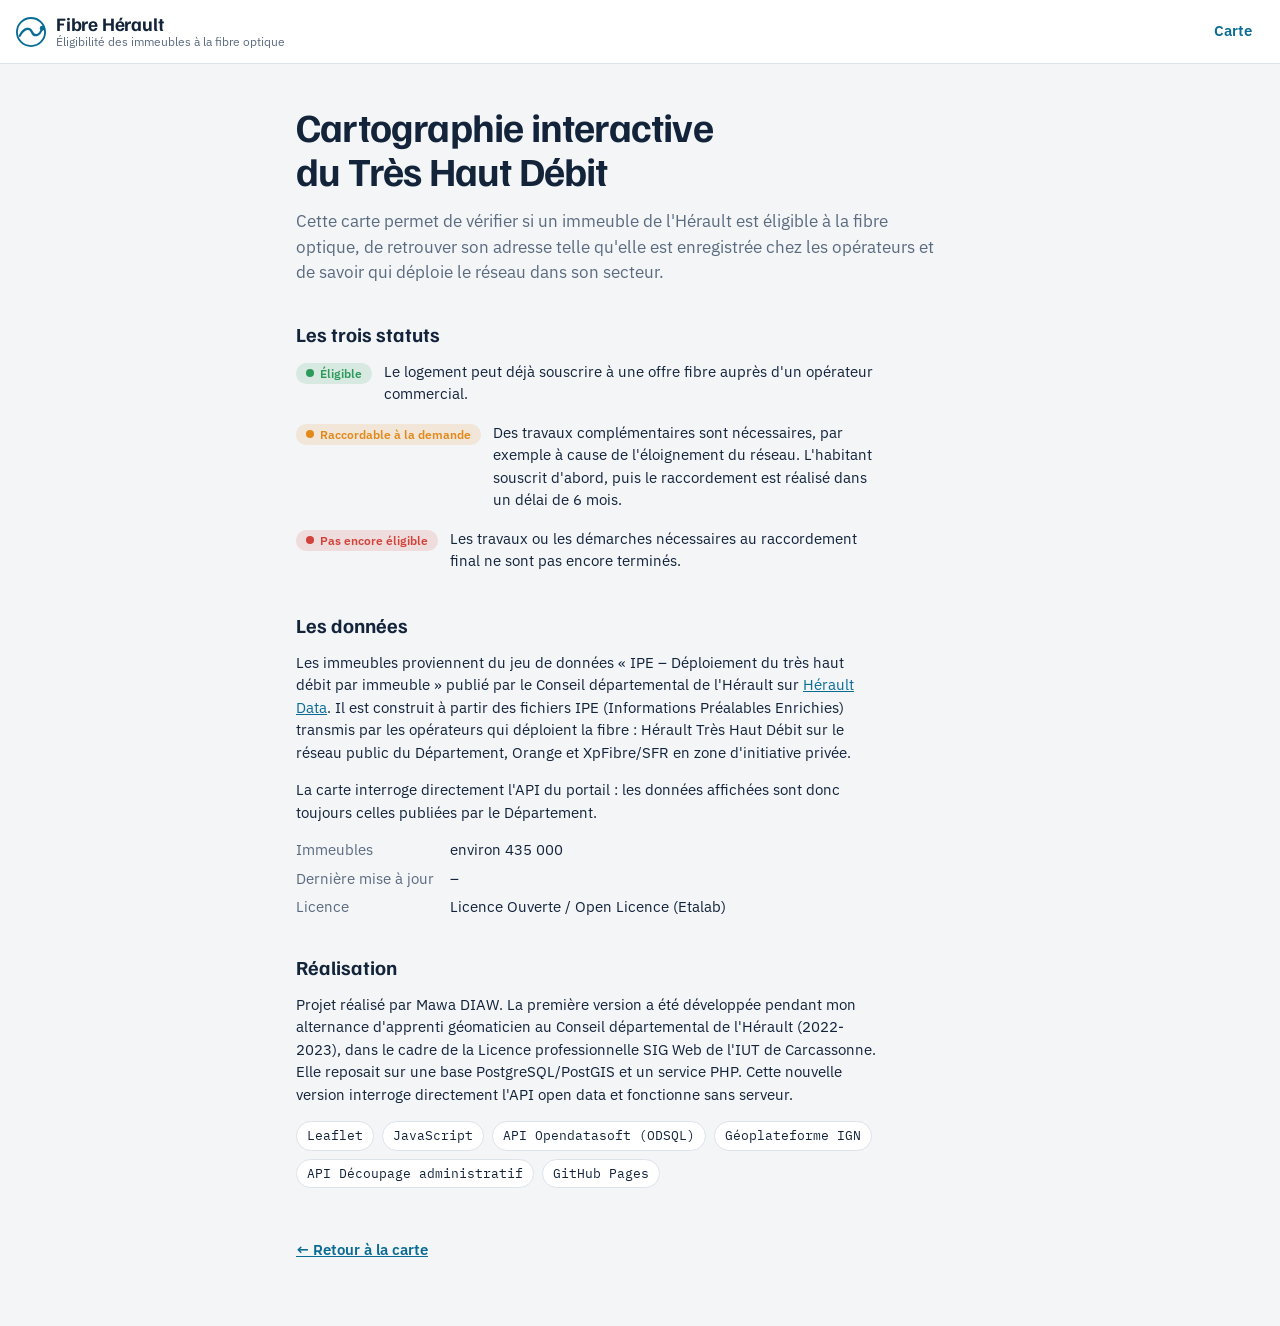
<file: apropos.html>
<!DOCTYPE html>
<html lang="fr">
<head>
  <meta charset="utf-8">
  <meta name="viewport" content="width=device-width, initial-scale=1">
  <title>À propos – Fibre Hérault</title>
  <link rel="preconnect" href="https://fonts.googleapis.com">
  <link rel="preconnect" href="https://fonts.gstatic.com" crossorigin>
  <link rel="stylesheet" href="https://fonts.googleapis.com/css2?family=Familjen+Grotesk:wght@500;700&family=IBM+Plex+Mono:wght@400;500&family=IBM+Plex+Sans:wght@400;500;600&display=swap">
  <link rel="stylesheet" href="css/style.css">
  <style>
    body { display: block; height: auto; }
    .about { max-width: 720px; margin: 0 auto; padding-block: 40px 64px; padding-inline: max(16px, env(safe-area-inset-left, 0px)) max(16px, env(safe-area-inset-right, 0px)); }
    .about h1 { font: 700 clamp(28px, 5vw, 40px)/1.1 var(--f-display); letter-spacing: -.02em; margin: 0 0 12px; text-wrap: balance; }
    .about h2 { font: 700 20px/1.2 var(--f-display); margin: 36px 0 10px; }
    .about p, .about li { max-width: 65ch; }
    .lead { font-size: 17px; color: var(--muted); }
    .statuts { list-style: none; padding: 0; display: grid; gap: 12px; }
    .statuts li { display: grid; grid-template-columns: auto 1fr; gap: 4px 12px; align-items: start; }
    .statuts .pill { grid-row: span 2; margin-top: 2px; }
    .stack { display: flex; flex-wrap: wrap; gap: 8px; padding: 0; list-style: none; }
    .stack li { font-family: var(--f-mono); font-size: 13px; padding: 4px 10px; border: 1px solid var(--line); border-radius: 999px; background: var(--surface); }
    .back { display: inline-block; margin-top: 36px; font-weight: 600; }
    dl.meta { display: grid; grid-template-columns: auto 1fr; gap: 6px 16px; }
    dl.meta dt { color: var(--muted); }
    dl.meta dd { margin: 0; }
  </style>
</head>
<body>
  <header class="topbar">
    <a class="brand" href="./" aria-label="Retour à la carte">
      <svg class="brand-mark" viewBox="0 0 32 32" aria-hidden="true">
        <circle cx="16" cy="16" r="15" fill="none" stroke="currentColor" stroke-width="2"/>
        <path d="M4 20c5-9 11-9 13-4s8 5 11-4" fill="none" stroke="currentColor" stroke-width="2.4" stroke-linecap="round"/>
        <circle cx="28" cy="12" r="2.6" fill="currentColor"/>
      </svg>
      <span class="brand-text">
        <span class="brand-title">Fibre Hérault</span>
        <span class="brand-sub">Éligibilité des immeubles à la fibre optique</span>
      </span>
    </a>
    <nav class="topnav" style="margin-left:auto"><a href="./">Carte</a></nav>
  </header>

  <main class="about">
    <h1>Cartographie interactive du Très Haut Débit</h1>
    <p class="lead">Cette carte permet de vérifier si un immeuble de l'Hérault est éligible à la fibre optique, de retrouver son adresse telle qu'elle est enregistrée chez les opérateurs et de savoir qui déploie le réseau dans son secteur.</p>

    <h2>Les trois statuts</h2>
    <ul class="statuts">
      <li><span class="pill ok">Éligible</span><span>Le logement peut déjà souscrire à une offre fibre auprès d'un opérateur commercial.</span></li>
      <li><span class="pill dem">Raccordable à la demande</span><span>Des travaux complémentaires sont nécessaires, par exemple à cause de l'éloignement du réseau. L'habitant souscrit d'abord, puis le raccordement est réalisé dans un délai de 6 mois.</span></li>
      <li><span class="pill non">Pas encore éligible</span><span>Les travaux ou les démarches nécessaires au raccordement final ne sont pas encore terminés.</span></li>
    </ul>

    <h2>Les données</h2>
    <p>Les immeubles proviennent du jeu de données « IPE – Déploiement du très haut débit par immeuble » publié par le Conseil départemental de l'Hérault sur <a href="https://www.herault-data.fr/explore/dataset/deploiement-hd-thd-ipe-immeuble-herault/" target="_blank" rel="noopener">Hérault Data</a>. Il est construit à partir des fichiers IPE (Informations Préalables Enrichies) transmis par les opérateurs qui déploient la fibre : Hérault Très Haut Débit sur le réseau public du Département, Orange et XpFibre/SFR en zone d'initiative privée.</p>
    <p>La carte interroge directement l'API du portail : les données affichées sont donc toujours celles publiées par le Département.</p>
    <dl class="meta">
      <dt>Immeubles</dt><dd id="a-total">environ 435 000</dd>
      <dt>Dernière mise à jour</dt><dd id="a-maj">–</dd>
      <dt>Licence</dt><dd>Licence Ouverte / Open Licence (Etalab)</dd>
    </dl>

    <h2>Réalisation</h2>
    <p>Projet réalisé par Mawa DIAW. La première version a été développée pendant mon alternance d'apprenti géomaticien au Conseil départemental de l'Hérault (2022-2023), dans le cadre de la Licence professionnelle SIG Web de l'IUT de Carcassonne. Elle reposait sur une base PostgreSQL/PostGIS et un service PHP. Cette nouvelle version interroge directement l'API open data et fonctionne sans serveur.</p>
    <ul class="stack">
      <li>Leaflet</li><li>JavaScript</li><li>API Opendatasoft (ODSQL)</li><li>Géoplateforme IGN</li><li>API Découpage administratif</li><li>GitHub Pages</li>
    </ul>

    <a class="back" href="./">← Retour à la carte</a>
  </main>

  <script>
    fetch("https://www.herault-data.fr/api/explore/v2.1/catalog/datasets/deploiement-hd-thd-ipe-immeuble-herault")
      .then((r) => r.json())
      .then((m) => {
        const d = m?.metas?.default?.data_processed || m?.metas?.default?.modified;
        if (d) document.getElementById("a-maj").textContent = new Date(d).toLocaleDateString("fr-FR", { day: "numeric", month: "long", year: "numeric" });
        const n = m?.metas?.default?.records_count;
        if (n) document.getElementById("a-total").textContent = new Intl.NumberFormat("fr-FR").format(n);
      })
      .catch(() => {});
  </script>
</body>
</html>
</file>
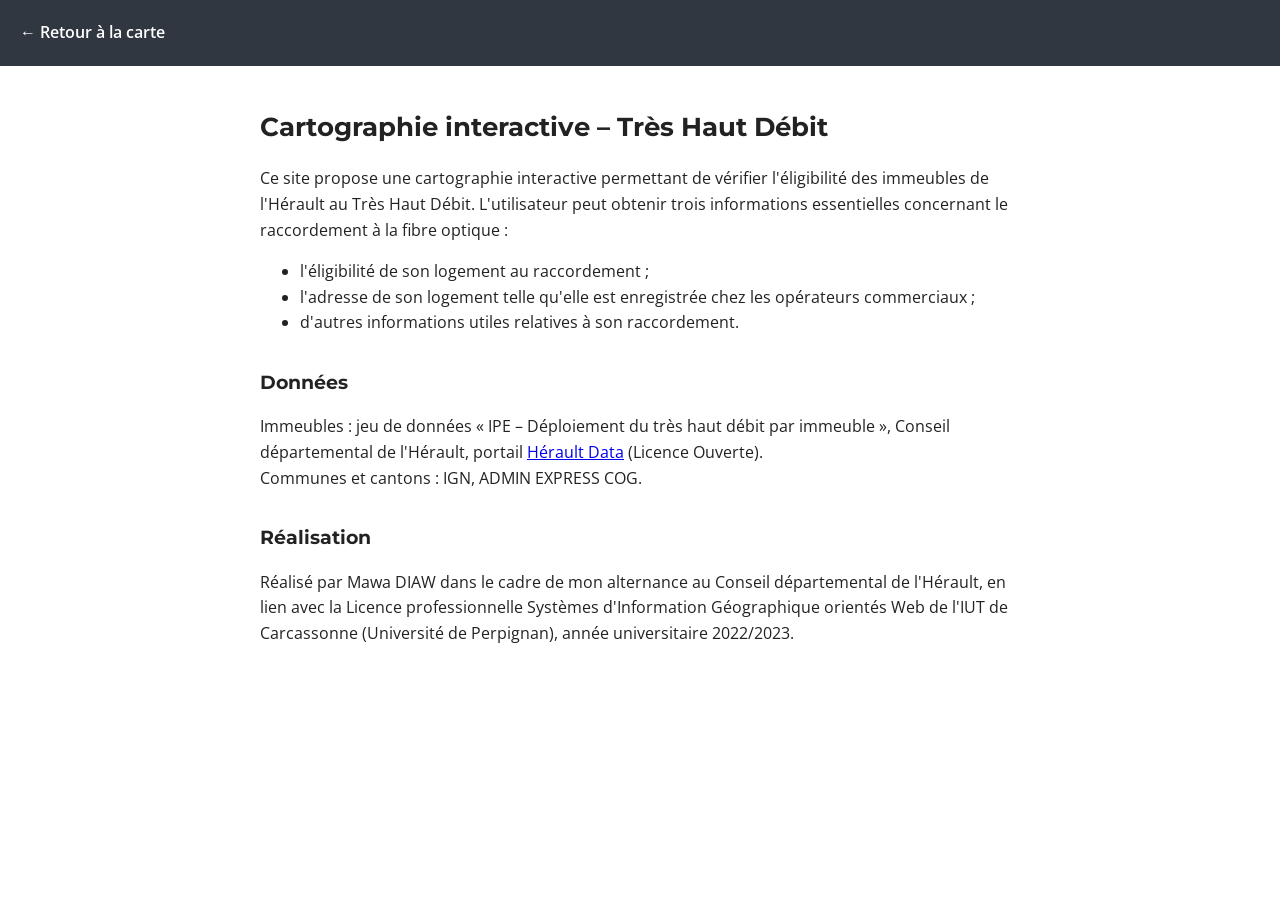
<file: version-2023/apropos.html>
<!DOCTYPE html>
<html lang="fr">
<head>
    <meta charset="utf-8">
    <meta name="viewport" content="width=device-width, initial-scale=1">
    <title>À propos – Éligibilité à la fibre optique</title>
    <link rel="stylesheet" href="https://fonts.googleapis.com/css2?family=Montserrat:wght@600&family=Open+Sans:wght@400;600&display=swap">
    <style>
        body { margin: 0; font-family: "Open Sans", Arial, sans-serif; color: #222; line-height: 1.6; }
        nav { display: flex; align-items: center; justify-content: space-between; min-height: 66px; padding: 0 20px; background: #313741; }
        nav a { color: #fff; font-weight: 600; text-decoration: none; }
        main { max-width: 760px; margin: 0 auto; padding: 24px 20px 48px; }
        h1, h2 { font-family: "Montserrat", sans-serif; }
        h1 { font-size: 26px; }
        h2 { font-size: 19px; margin-top: 32px; }
    </style>
</head>
<body>
    <nav>
        <a href="index.html">← Retour à la carte</a>
    </nav>
    <main>
        <h1>Cartographie interactive – Très Haut Débit</h1>
        <p>Ce site propose une cartographie interactive permettant de vérifier l'éligibilité des immeubles de l'Hérault au Très Haut Débit. L'utilisateur peut obtenir trois informations essentielles concernant le raccordement à la fibre optique :</p>
        <ul>
            <li>l'éligibilité de son logement au raccordement ;</li>
            <li>l'adresse de son logement telle qu'elle est enregistrée chez les opérateurs commerciaux ;</li>
            <li>d'autres informations utiles relatives à son raccordement.</li>
        </ul>

        <h2>Données</h2>
        <p>Immeubles : jeu de données « IPE – Déploiement du très haut débit par immeuble », Conseil départemental de l'Hérault, portail <a href="https://www.herault-data.fr/explore/dataset/deploiement-hd-thd-ipe-immeuble-herault/" target="_blank" rel="noopener">Hérault Data</a> (Licence Ouverte).<br>
        Communes et cantons : IGN, ADMIN EXPRESS COG.</p>

        <h2>Réalisation</h2>
        <p>Réalisé par Mawa DIAW dans le cadre de mon alternance au Conseil départemental de l'Hérault, en lien avec la Licence professionnelle Systèmes d'Information Géographique orientés Web de l'IUT de Carcassonne (Université de Perpignan), année universitaire 2022/2023.</p>
    </main>
</body>
</html>
</file>
<file: css/style.css>
/* Mise en page : bandeau en haut, panneau de statistiques à gauche, carte plein cadre à droite.
   Sur mobile : bandeau, carte, puis panneau en dessous. */
:root {
  --bg: #f3f5f7;
  --surface: #ffffff;
  --ink: #12233a;
  --muted: #5b6b7f;
  --line: #dde3ea;
  --accent: #0a6c95;
  --accent-ink: #ffffff;
  --ok: #2c9a59;
  --dem: #e3891b;
  --non: #d1433a;
  --shadow: 0 6px 24px rgba(18, 35, 58, .14);

  --f-display: "Familjen Grotesk", "Segoe UI", system-ui, sans-serif;
  --f-body: "IBM Plex Sans", "Segoe UI", system-ui, sans-serif;
  --f-mono: "IBM Plex Mono", ui-monospace, Consolas, monospace;

  --topbar-h: 64px;
  --panel-w: 340px;
  color-scheme: light;
}
@media (prefers-color-scheme: dark) {
  :root:not([data-theme="light"]) {
    --bg: #0d1520; --surface: #142030; --ink: #e6edf5; --muted: #95a6ba; --line: #243447;
    --accent: #4cb6e0; --accent-ink: #06121d; --ok: #46c07a; --dem: #f0a03c; --non: #ee6a5f;
    --shadow: 0 6px 24px rgba(0, 0, 0, .45);
    color-scheme: dark;
  }
}
:root[data-theme="dark"] {
  --bg: #0d1520; --surface: #142030; --ink: #e6edf5; --muted: #95a6ba; --line: #243447;
  --accent: #4cb6e0; --accent-ink: #06121d; --ok: #46c07a; --dem: #f0a03c; --non: #ee6a5f;
  --shadow: 0 6px 24px rgba(0, 0, 0, .45);
  color-scheme: dark;
}

* { box-sizing: border-box; }
html, body { height: 100%; margin: 0; }
body {
  background: var(--bg);
  color: var(--ink);
  font: 15px/1.5 var(--f-body);
  display: flex;
  flex-direction: column;
}
a { color: var(--accent); }
.visually-hidden { position: absolute; width: 1px; height: 1px; overflow: hidden; clip: rect(0 0 0 0); white-space: nowrap; }
.num { font-family: var(--f-mono); font-variant-numeric: tabular-nums; }
:focus-visible { outline: 2px solid var(--accent); outline-offset: 2px; }
[hidden] { display: none !important; }

/* ---------- Bandeau ---------- */
.topbar {
  height: var(--topbar-h);
  flex: none;
  display: flex;
  align-items: center;
  gap: 24px;
  padding-inline: max(16px, env(safe-area-inset-left, 0px)) max(16px, env(safe-area-inset-right, 0px));
  background: var(--surface);
  border-bottom: 1px solid var(--line);
  position: relative;
  z-index: 1100;
}
.brand { display: flex; align-items: center; gap: 10px; color: var(--ink); text-decoration: none; min-width: 0; }
.brand-mark { width: 30px; height: 30px; color: var(--accent); flex: none; }
.brand-text { display: flex; flex-direction: column; line-height: 1.15; min-width: 0; }
.brand-title { font: 700 19px/1.1 var(--f-display); letter-spacing: -.01em; }
.brand-sub { font-size: 12px; color: var(--muted); white-space: nowrap; overflow: hidden; text-overflow: ellipsis; }

.search { position: relative; flex: 1; max-width: 520px; margin-left: auto; }
.search input {
  width: 100%;
  height: 40px;
  padding: 0 14px 0 38px;
  border: 1px solid var(--line);
  border-radius: 999px;
  background: var(--bg) no-repeat 13px 50% / 16px
    url("data:image/svg+xml,%3Csvg xmlns='http://www.w3.org/2000/svg' viewBox='0 0 24 24' fill='none' stroke='%235b6b7f' stroke-width='2.2' stroke-linecap='round'%3E%3Ccircle cx='10.5' cy='10.5' r='6.5'/%3E%3Cpath d='m20 20-4.6-4.6'/%3E%3C/svg%3E");
  color: var(--ink);
  font: inherit;
}
.search input:focus { border-color: var(--accent); outline: none; box-shadow: 0 0 0 3px color-mix(in srgb, var(--accent) 25%, transparent); }
.search-results {
  position: absolute; top: 46px; left: 0; right: 0;
  margin: 0; padding: 6px; list-style: none;
  background: var(--surface); border: 1px solid var(--line); border-radius: 12px;
  box-shadow: var(--shadow);
}
.search-results li { padding: 8px 10px; border-radius: 8px; cursor: pointer; display: flex; flex-direction: column; }
.search-results li small { color: var(--muted); }
.search-results li[aria-selected="true"], .search-results li:hover { background: color-mix(in srgb, var(--accent) 12%, transparent); }
.search-results .empty { cursor: default; color: var(--muted); }

.topnav a { font-weight: 600; text-decoration: none; padding: 8px 12px; border-radius: 999px; white-space: nowrap; }
.topnav a:hover { background: color-mix(in srgb, var(--accent) 12%, transparent); }

/* ---------- Corps ---------- */
.layout { flex: 1; min-height: 0; display: grid; grid-template-columns: var(--panel-w) 1fr; }
.panel {
  overflow-y: auto;
  background: var(--surface);
  border-right: 1px solid var(--line);
  padding-block: 20px 24px;
  padding-inline: 20px;
  display: flex; flex-direction: column; gap: 22px;
}
.block { display: flex; flex-direction: column; gap: 10px; }
.block + .block { border-top: 1px solid var(--line); padding-top: 20px; }
.block-head { display: flex; justify-content: space-between; align-items: baseline; gap: 8px; }
.eyebrow { margin: 0; font-size: 11px; font-weight: 600; letter-spacing: .08em; text-transform: uppercase; color: var(--muted); }
.block-title { margin: 0; font: 600 13px/1.2 var(--f-body); letter-spacing: .06em; text-transform: uppercase; color: var(--muted); }
.stats-title { margin: 0; font: 700 26px/1.1 var(--f-display); letter-spacing: -.015em; text-wrap: balance; }
.stats-total { margin: 0; color: var(--muted); }
.stats-total .num { color: var(--ink); font-weight: 500; font-size: 17px; }
.link-btn { border: 0; background: none; color: var(--accent); font: 600 13px var(--f-body); cursor: pointer; padding: 0; }

.stack-bar { display: flex; height: 12px; border-radius: 6px; overflow: hidden; background: var(--line); gap: 2px; }
.stack-bar span { display: block; height: 100%; min-width: 3px; transition: flex-grow .4s ease; }
.stat-rows { list-style: none; margin: 0; padding: 0; display: grid; gap: 6px; }
.stat-rows li { display: grid; grid-template-columns: 12px 1fr auto 52px; align-items: center; gap: 10px; font-size: 14px; }
.stat-rows .n, .stat-rows .p { font-family: var(--f-mono); font-variant-numeric: tabular-nums; text-align: right; }
.stat-rows .p { color: var(--muted); }
.dot { width: 12px; height: 12px; border-radius: 50%; }
.c-ok { background: var(--ok); } .c-dem { background: var(--dem); } .c-non { background: var(--non); }

.checks { display: grid; gap: 4px; }
.check { display: grid; grid-template-columns: 18px 1fr auto; align-items: center; gap: 10px; padding: 6px 8px; margin-inline: -8px; border-radius: 8px; cursor: pointer; }
.check:hover { background: color-mix(in srgb, var(--accent) 8%, transparent); }
.check input { margin: 0; width: 16px; height: 16px; accent-color: var(--accent); }
.check .lbl { display: flex; align-items: center; gap: 8px; min-width: 0; }
.check .count { font-family: var(--f-mono); font-variant-numeric: tabular-nums; font-size: 13px; color: var(--muted); }
.check img { width: 22px; height: 22px; object-fit: contain; border-radius: 4px; background: #fff; flex: none; }

.legend-text { margin: 0; font-size: 13px; color: var(--muted); }
.legend-scale { list-style: none; margin: 0; padding: 0; display: flex; flex-wrap: wrap; gap: 6px 14px; font-size: 13px; }
.legend-scale li { display: flex; align-items: center; gap: 6px; }
.sw { width: 12px; height: 12px; border-radius: 50%; opacity: .85; }
.sw-ok { background: var(--ok); } .sw-dem { background: var(--dem); } .sw-non { background: var(--non); }
.source { margin: auto 0 0; font-size: 12px; color: var(--muted); }

/* ---------- Carte ---------- */
.map-wrap { position: relative; min-width: 0; min-height: 0; }
#map { position: absolute; inset: 0; background: var(--bg); }
.map-status {
  position: absolute; top: 14px; left: 50%; transform: translateX(-50%); z-index: 1000;
  background: var(--surface); color: var(--ink); border: 1px solid var(--line);
  padding: 7px 14px; border-radius: 999px; font-size: 13px; box-shadow: var(--shadow);
  max-width: calc(100% - 120px); text-align: center;
}
.leaflet-container { font-family: var(--f-body); }
.leaflet-control-layers, .leaflet-bar a, .leaflet-control-attribution { color: #12233a; }

.commune-tip { font-family: var(--f-body); }
.commune-tip strong { font-family: var(--f-display); font-size: 14px; }

/* Fenêtre d'information */
.leaflet-popup-content-wrapper { border-radius: 14px; background: var(--surface); color: var(--ink); box-shadow: var(--shadow); }
.leaflet-popup-tip { background: var(--surface); }
.leaflet-popup-content { margin: 0; width: 300px !important; max-width: calc(100vw - 60px); }
.leaflet-container a.leaflet-popup-close-button { color: var(--muted); top: 8px; right: 8px; }
.pop { font-size: 13.5px; }
.pop-head { display: flex; gap: 12px; align-items: center; padding: 14px 34px 12px 14px; border-bottom: 1px solid var(--line); }
.pop-head img { width: 44px; height: 44px; object-fit: contain; background: #fff; border-radius: 8px; border: 1px solid var(--line); flex: none; }
.pill { display: inline-flex; align-items: center; gap: 6px; padding: 3px 10px; border-radius: 999px; font-weight: 600; font-size: 12px; line-height: 1.3; }
.pill::before { content: ""; width: 8px; height: 8px; border-radius: 50%; background: currentColor; }
.pill.ok { color: var(--ok); background: color-mix(in srgb, var(--ok) 14%, transparent); }
.pill.dem { color: var(--dem); background: color-mix(in srgb, var(--dem) 14%, transparent); }
.pill.non { color: var(--non); background: color-mix(in srgb, var(--non) 14%, transparent); }
.pop-addr { margin: 6px 0 0; font: 600 14px/1.3 var(--f-display); }
.pop-body { padding: 12px 14px 14px; display: grid; gap: 10px; }
.pop-body p { margin: 0; }
.pop dl { margin: 0; display: grid; grid-template-columns: auto 1fr; gap: 4px 12px; font-size: 12.5px; }
.pop dt { color: var(--muted); }
.pop dd { margin: 0; min-width: 0; overflow-wrap: anywhere; }
.pop dd.mono { font-family: var(--f-mono); }
.pop-cta { display: inline-block; padding: 8px 12px; border-radius: 8px; background: var(--accent); color: var(--accent-ink) !important; font-weight: 600; text-decoration: none; text-align: center; }
.pop-note { font-size: 12.5px; color: var(--muted); }

.pin { width: 18px; height: 18px; border-radius: 50%; background: var(--accent); border: 3px solid #fff; box-shadow: 0 0 0 2px var(--accent), var(--shadow); }

/* ---------- Mobile ---------- */
@media (max-width: 820px) {
  :root { --topbar-h: auto; }
  .topbar { flex-wrap: wrap; gap: 10px 12px; padding-block: 10px; }
  .brand-sub { display: none; }
  .search { order: 3; flex-basis: 100%; max-width: none; margin-left: 0; }
  .topnav { margin-left: auto; }
  .layout { grid-template-columns: 1fr; grid-template-rows: minmax(320px, 58vh) auto; overflow-y: auto; }
  .map-wrap { grid-row: 1; }
  .panel { grid-row: 2; border-right: 0; border-top: 1px solid var(--line); overflow: visible; }
  .map-status { max-width: calc(100% - 32px); }
}
@media (prefers-reduced-motion: reduce) { * { transition: none !important; } }
</file>
